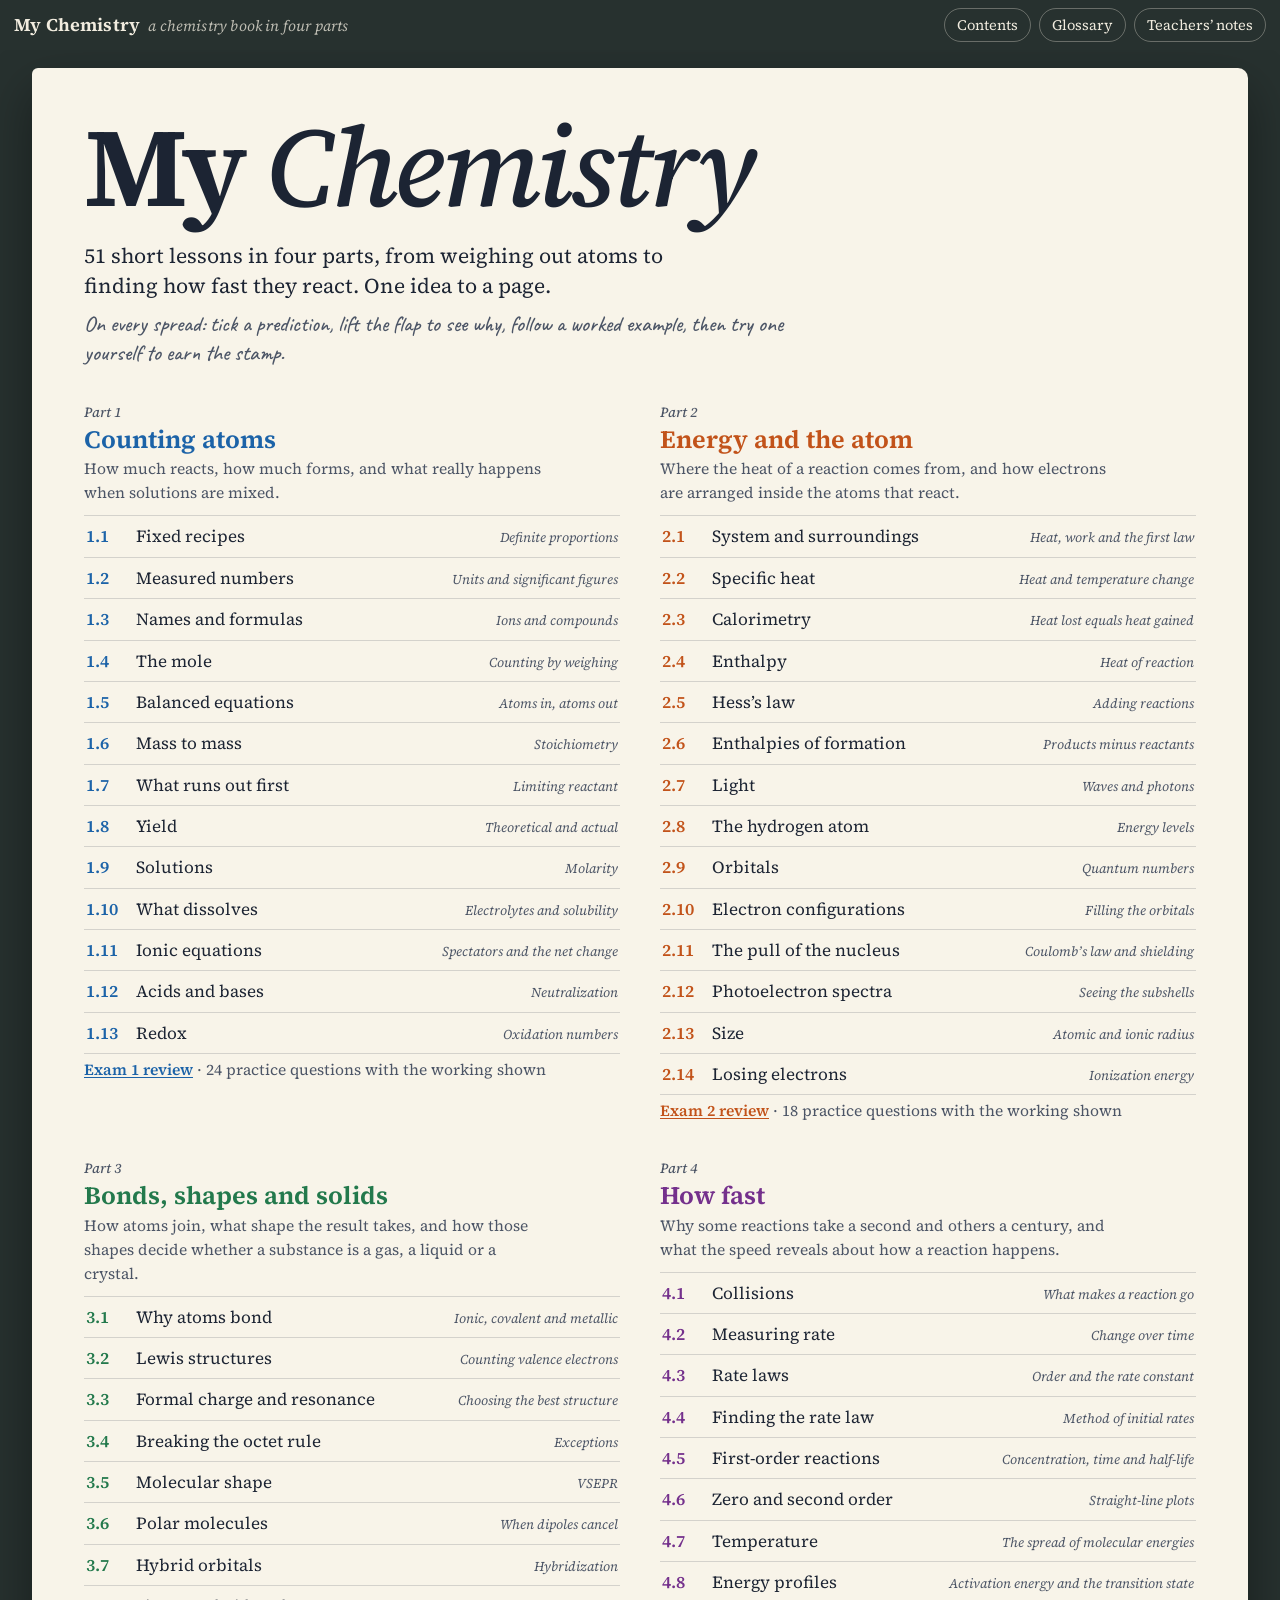
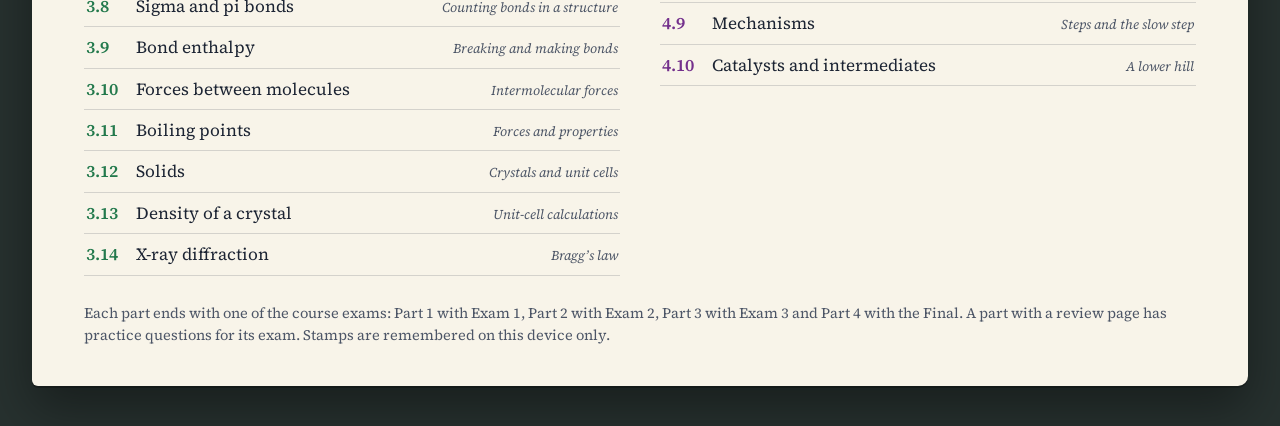
<file: index.html>
<!doctype html>
<html lang="en">
<head>
<meta charset="utf-8">
<meta name="viewport" content="width=device-width, initial-scale=1, viewport-fit=cover">
<title>My Chemistry · a chemistry book in four parts</title>
<meta name="description" content="My Chemistry: 51 short chemistry lessons in four parts, from counting atoms to how fast reactions go. Each lesson is one spread: the idea and its equation on the left; predict, explain, a worked example and a question to try on the right.">
<link rel="icon" href="data:image/svg+xml,%3Csvg xmlns='http://www.w3.org/2000/svg' viewBox='0 0 32 32'%3E%3Crect width='32' height='32' rx='6' fill='%231c63a8'/%3E%3Cpath d='M12 6h8v2h-1.5v7l5 9.5c.5 1-.2 2-1.3 2H9.800c-1.100 0-1.800-1-1.300-2l5-9.500V8H12z' fill='%23f8f4e9'/%3E%3C/svg%3E">
<link rel="stylesheet" href="assets/style.css">
</head>
<body>
<header class="bar">
  <a class="mark" href="#/">My Chemistry<span>a chemistry book in four parts</span></a>
  <a class="btn" href="#/">Contents</a>
  <a class="btn" href="#/glossary">Glossary</a>
  <a class="btn" href="teachers.html">Teachers’ notes</a>
</header>
<main class="book" id="book" tabindex="-1"></main>
<noscript><p style="color:#fff;text-align:center;padding:30px">My Chemistry needs JavaScript to open the book. The teachers’ notes are in <code>docs/</code> as plain text.</p></noscript>
<script type="module" src="src/book.js"></script>
</body>
</html>
</file>
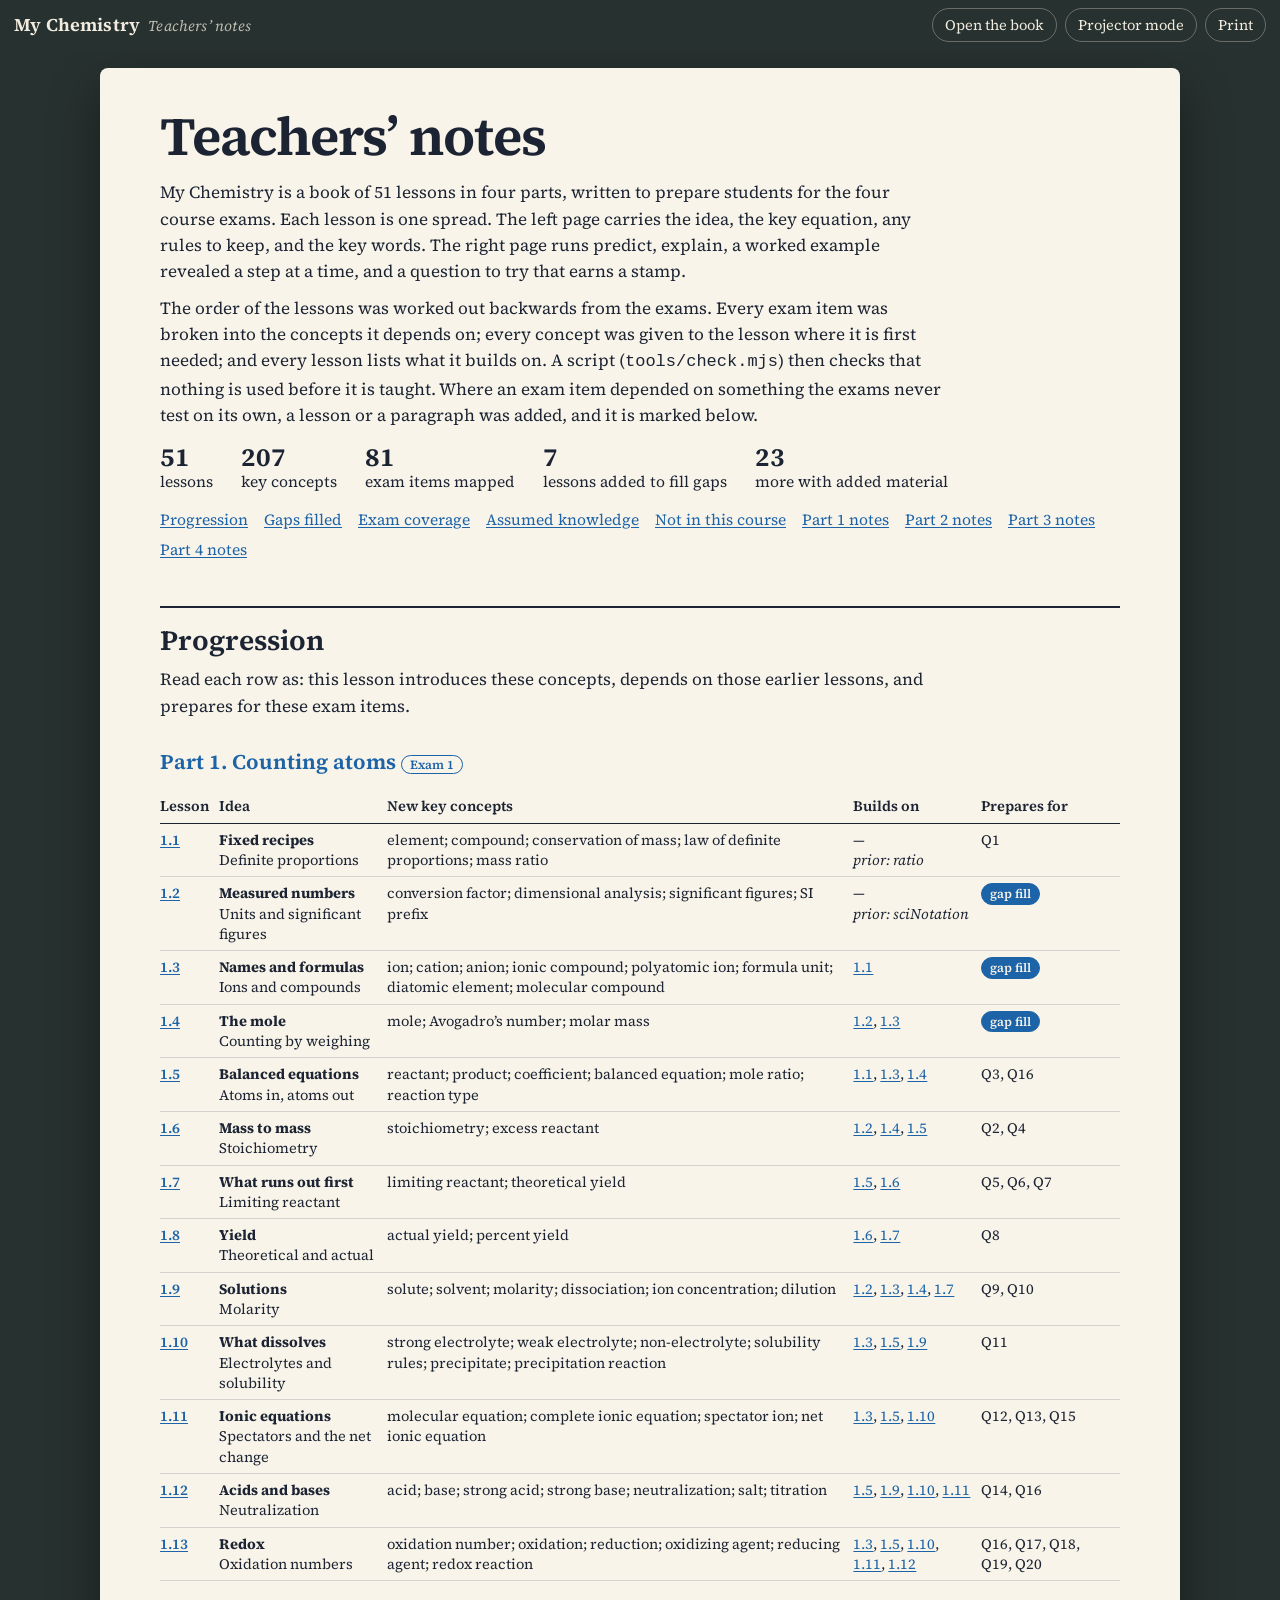
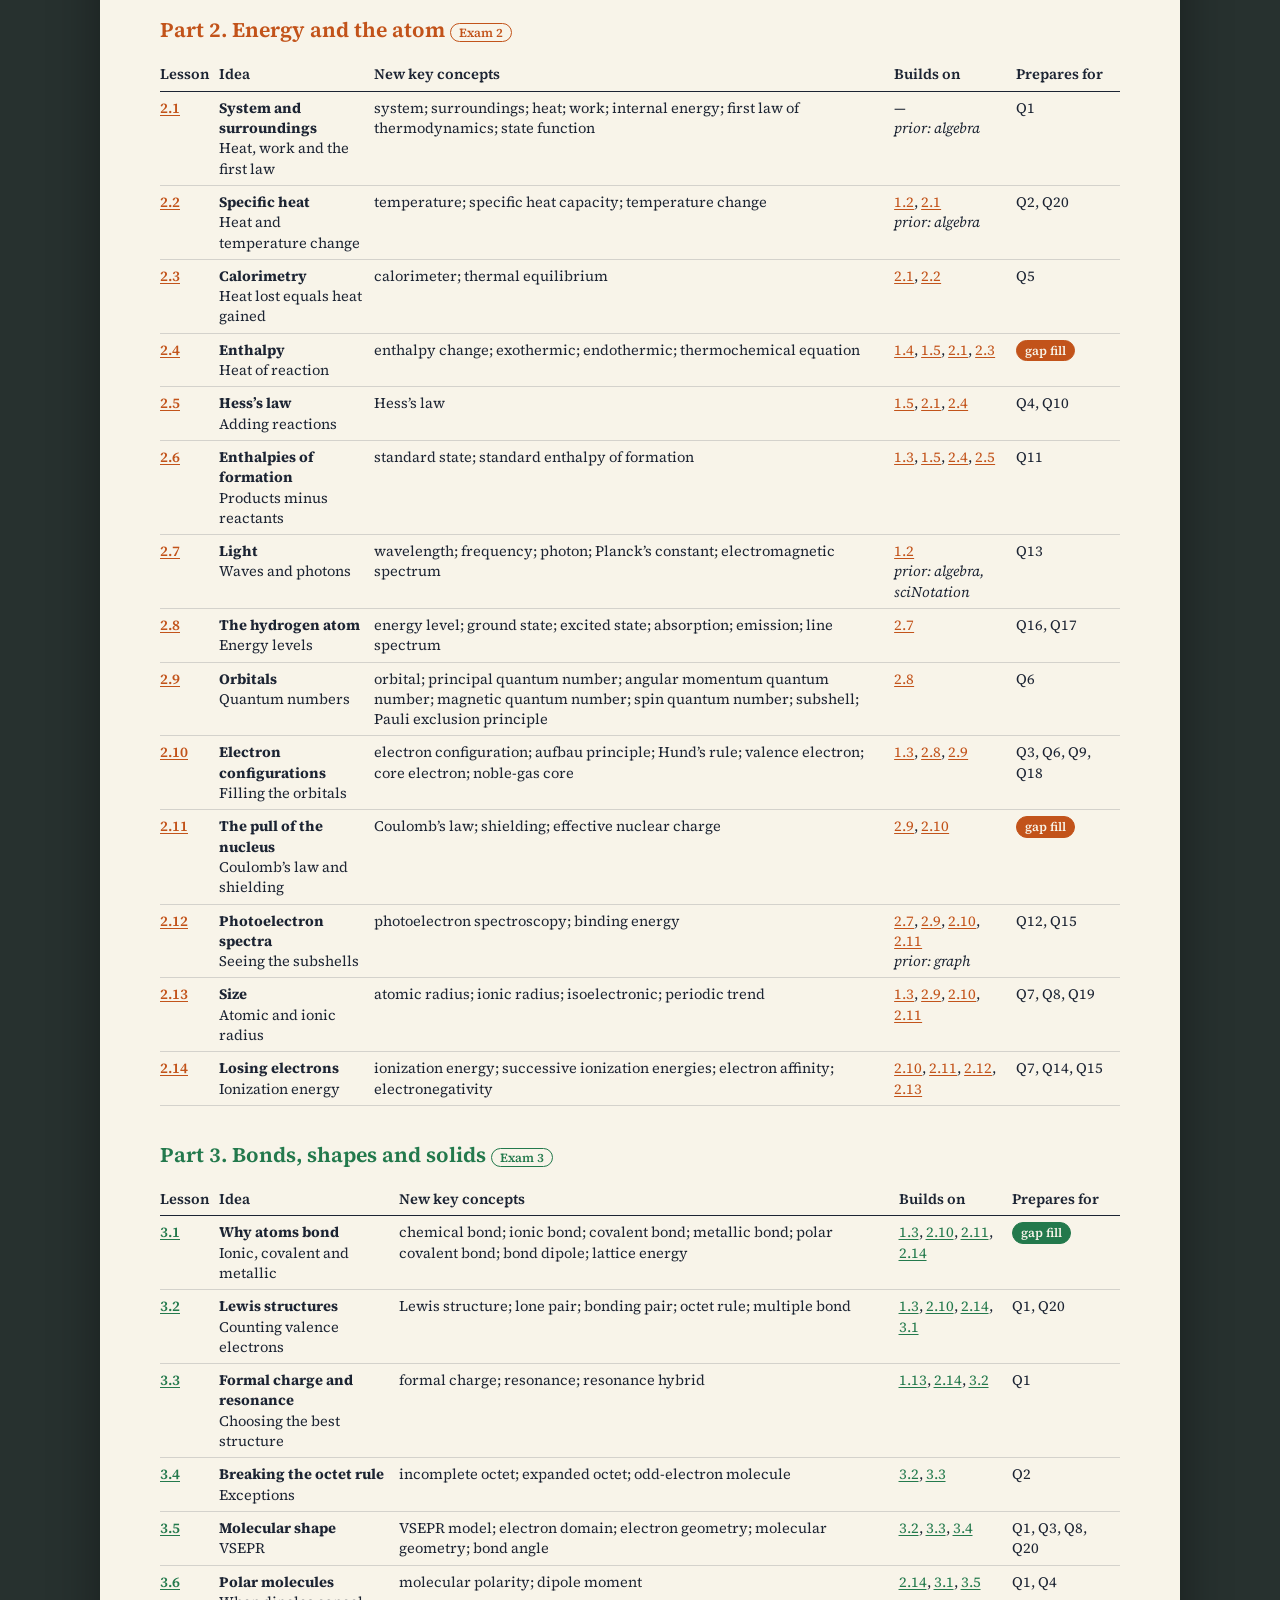
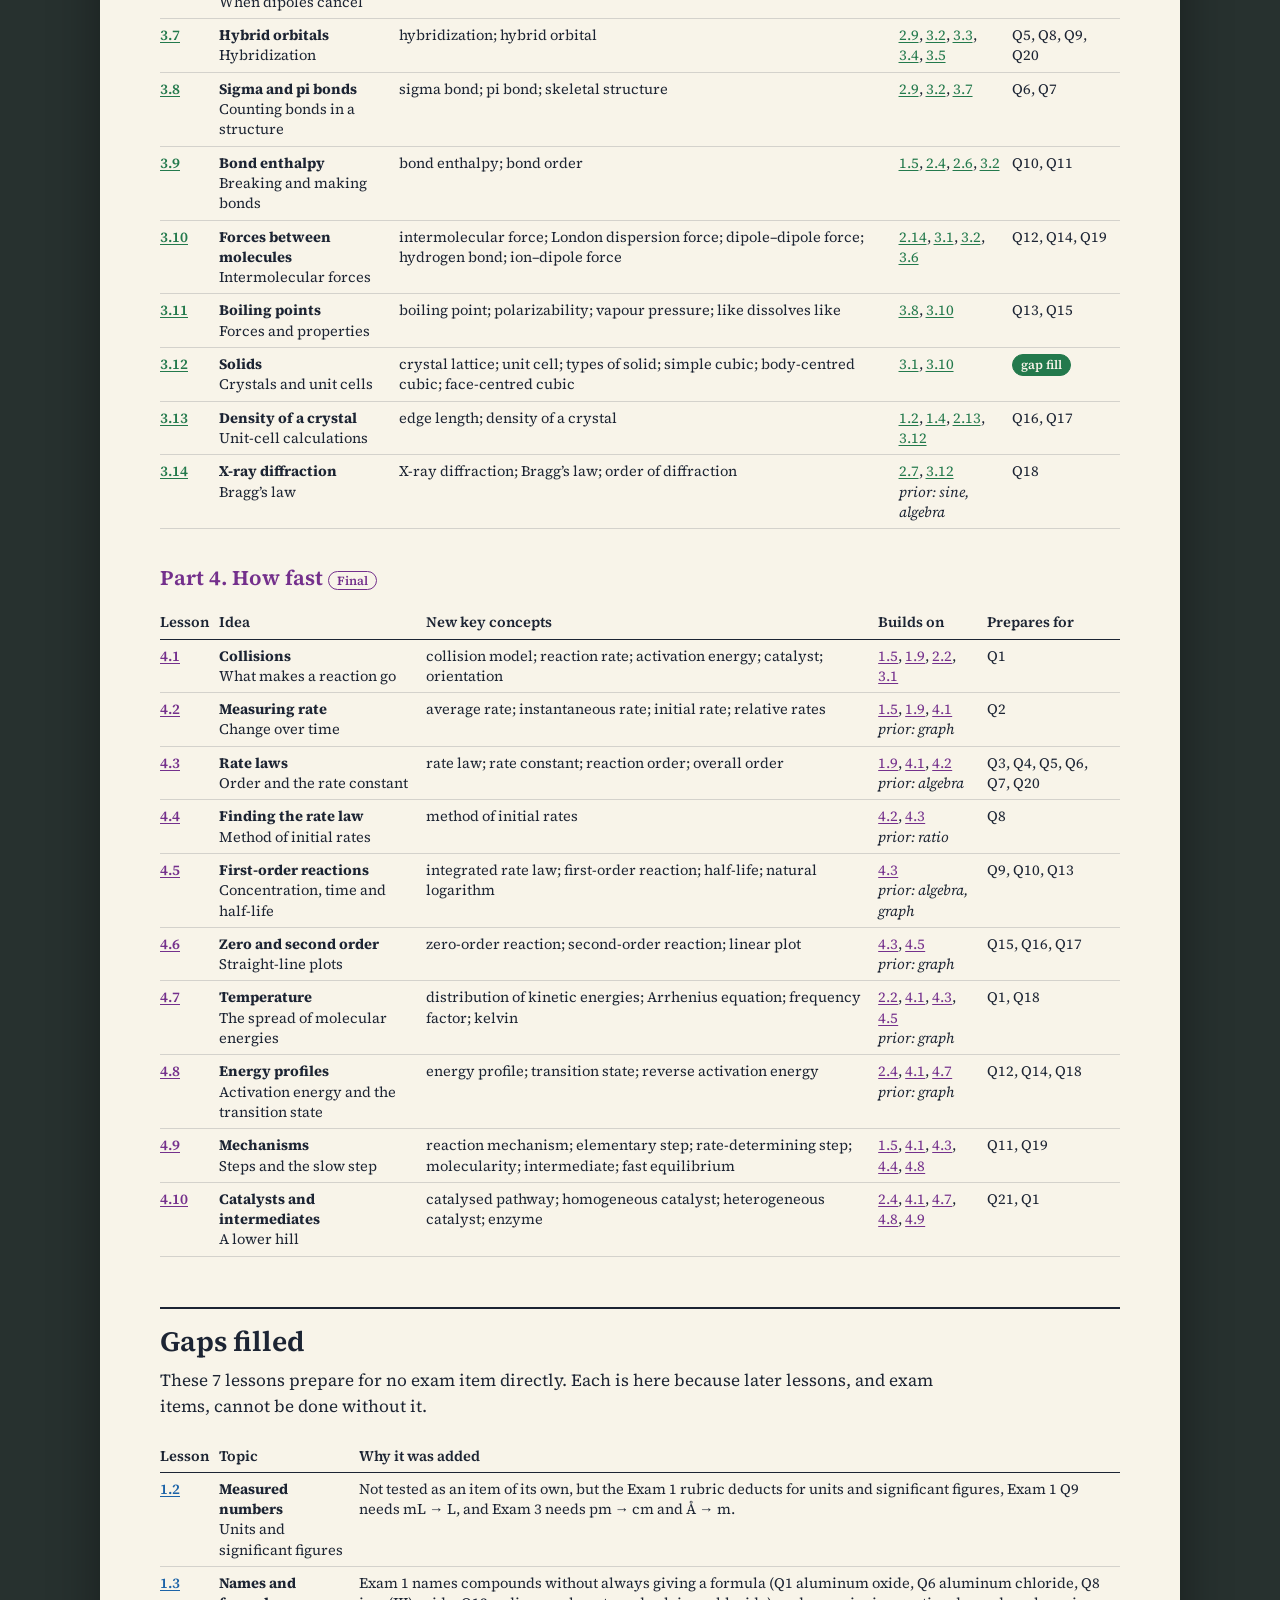
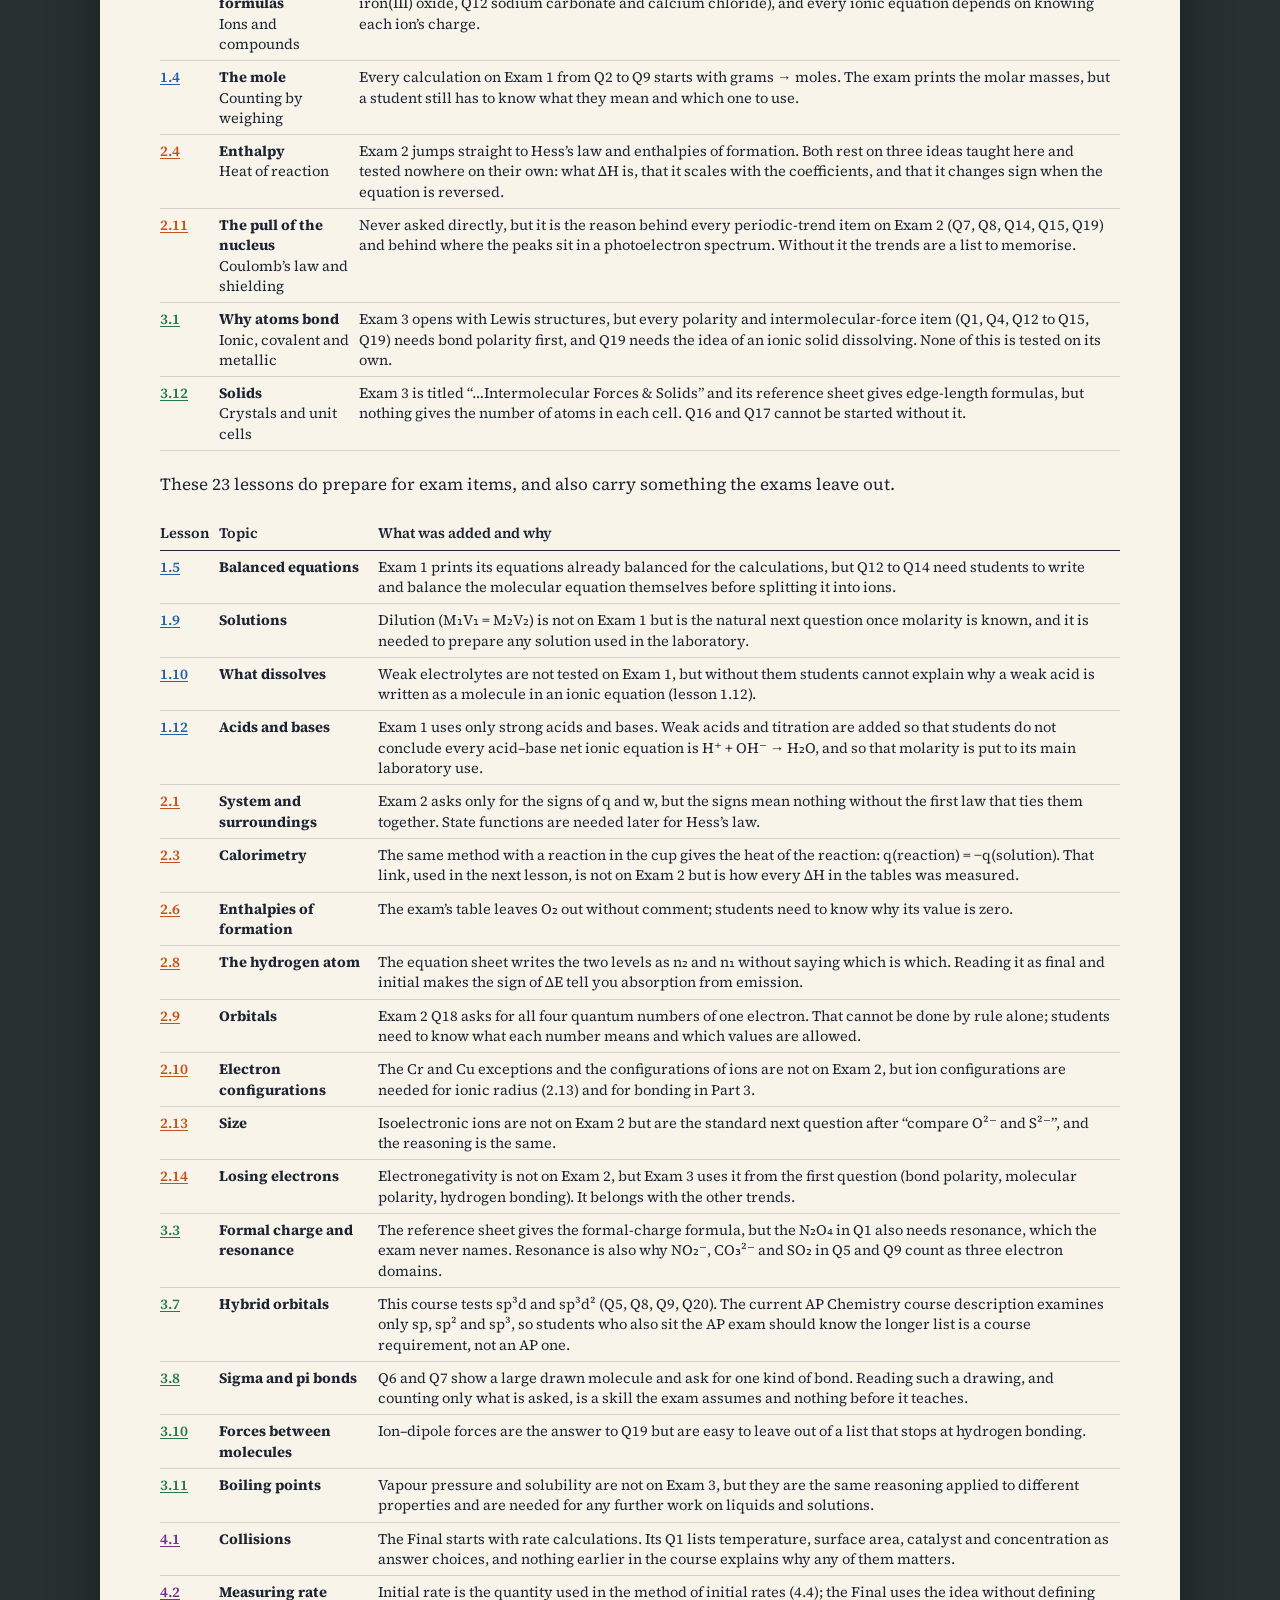
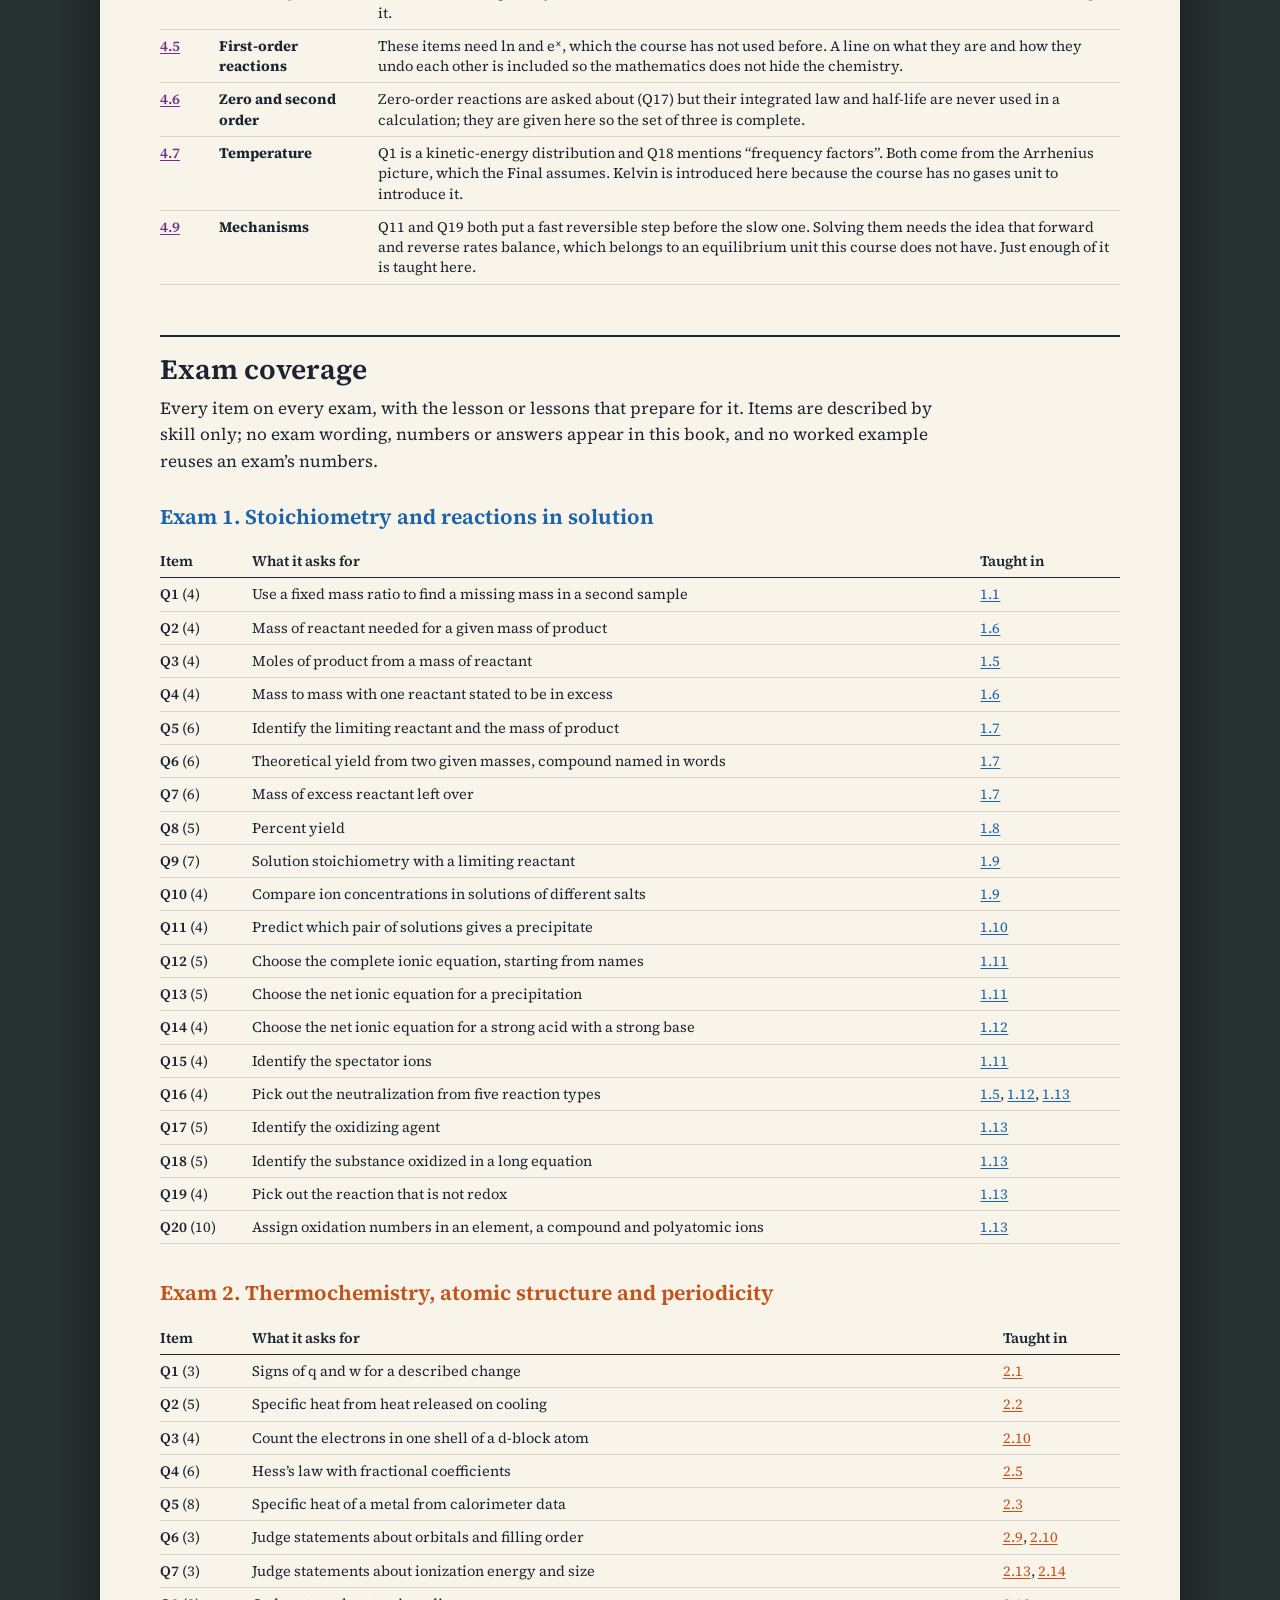
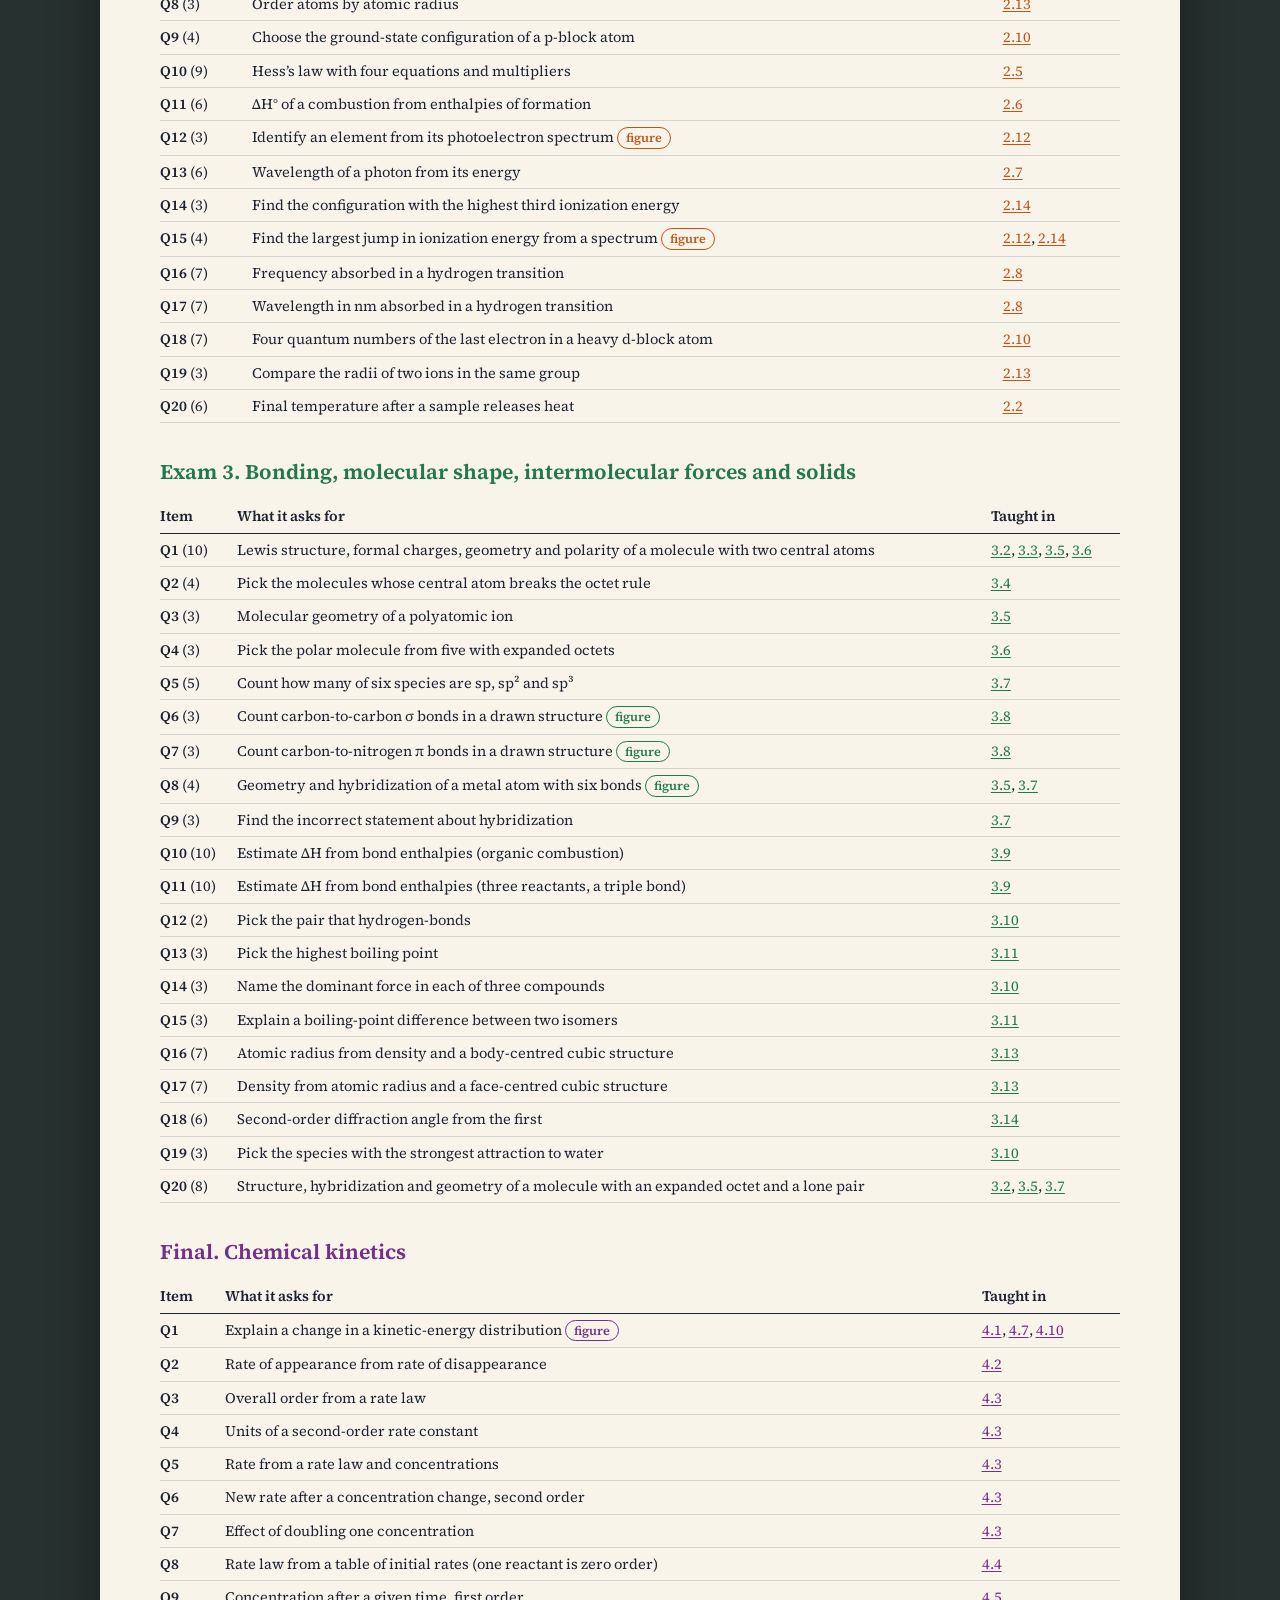
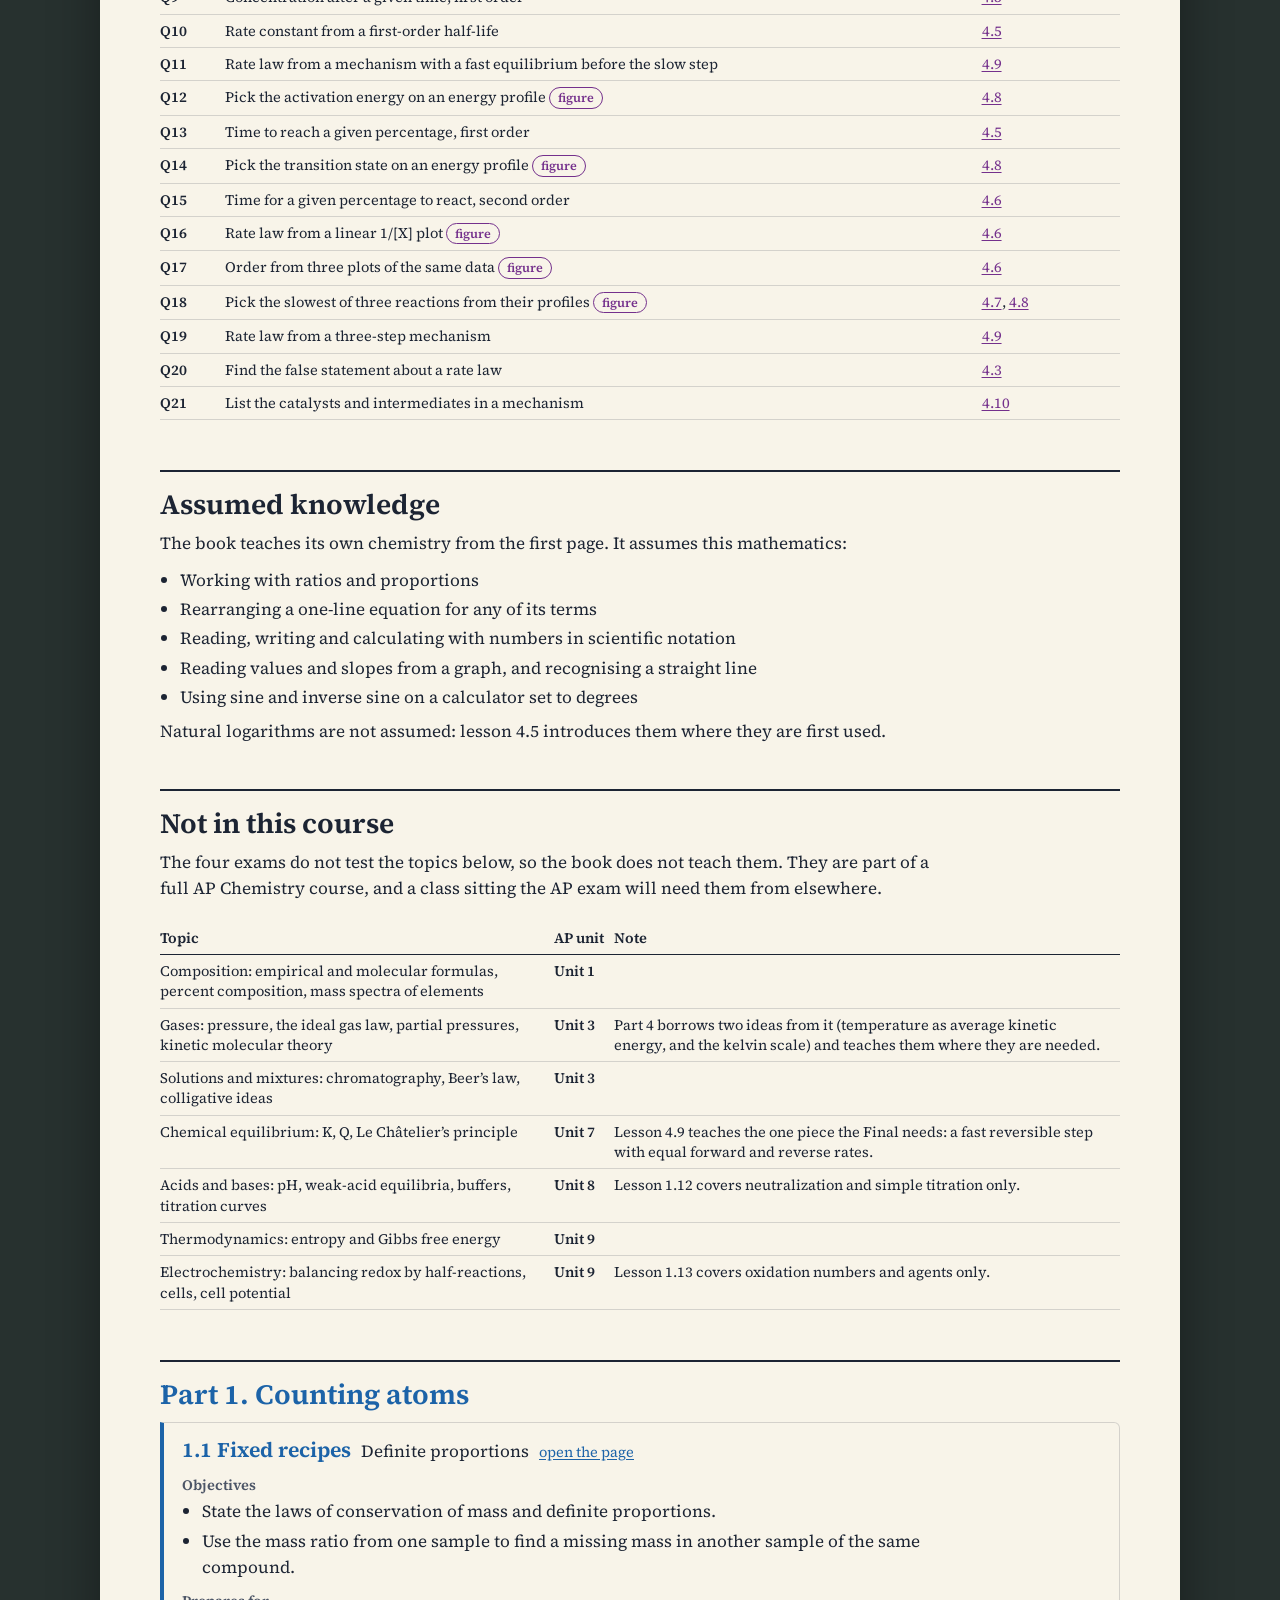
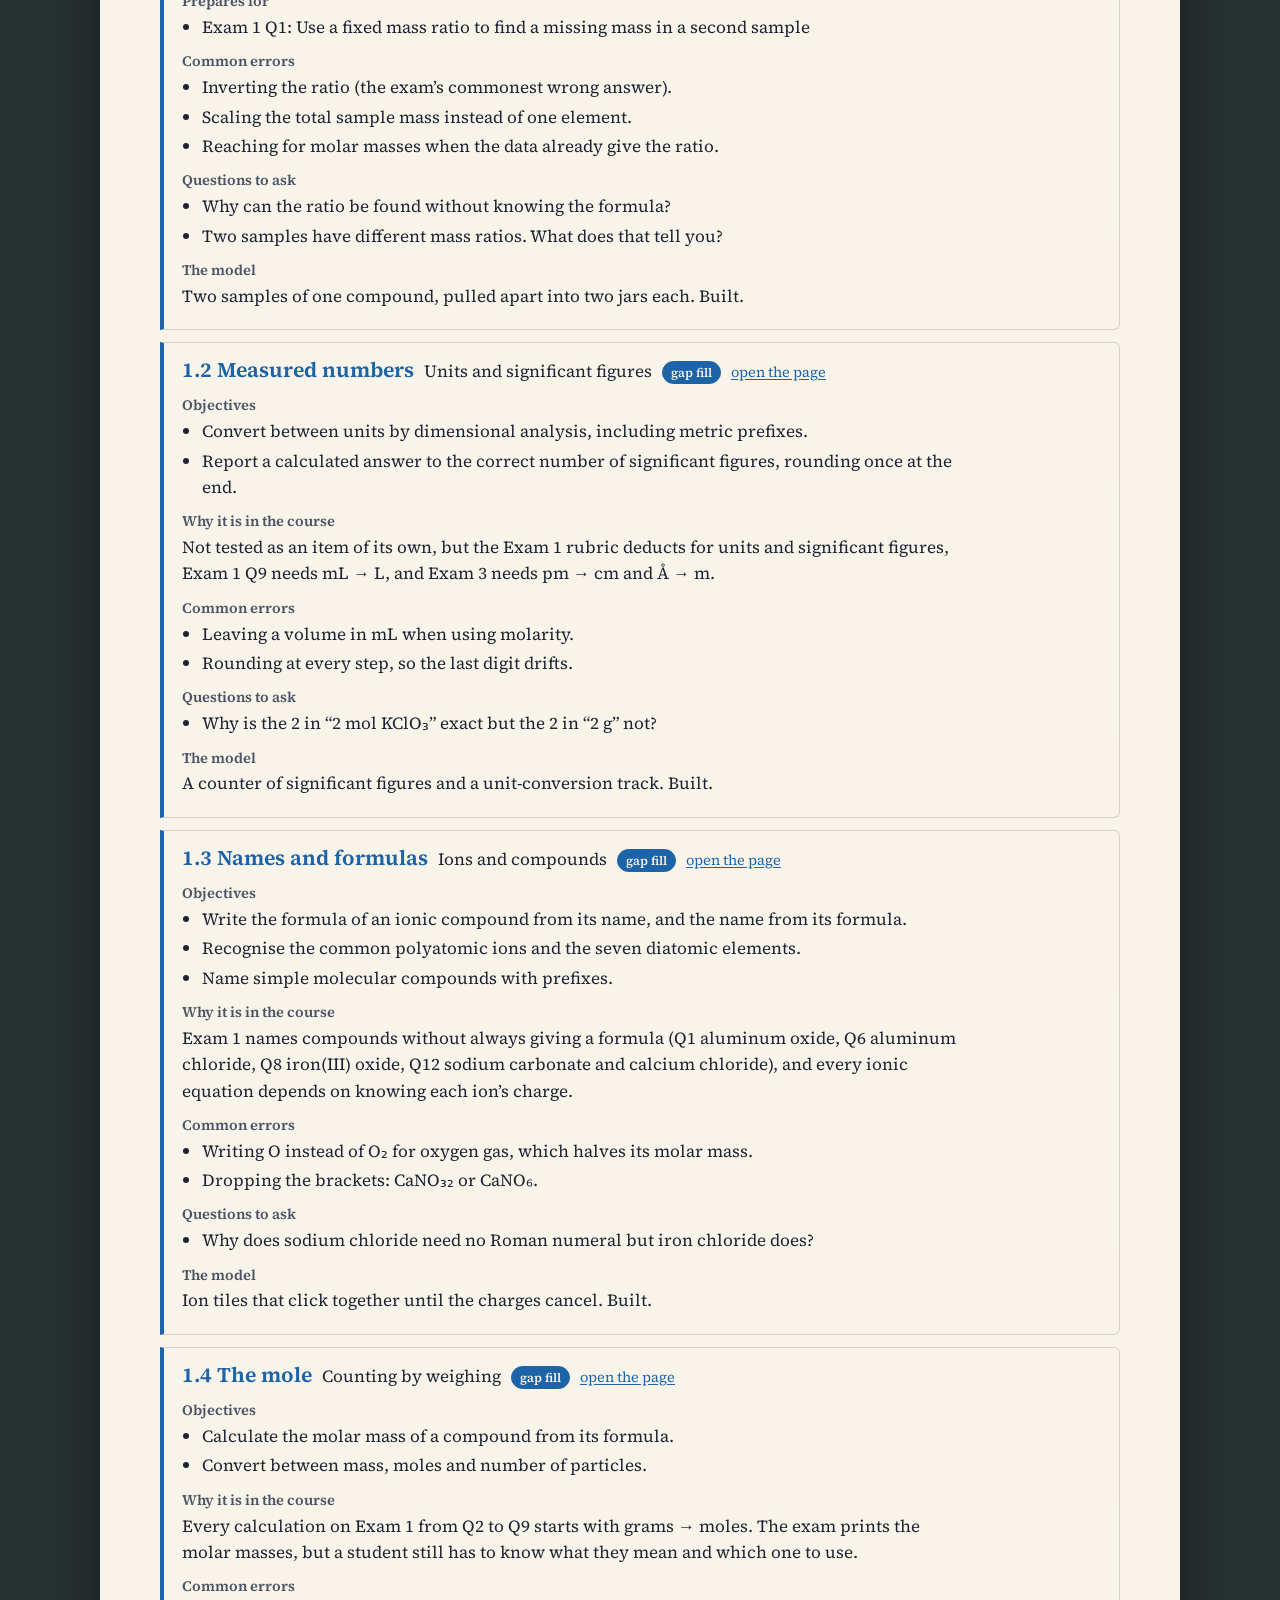
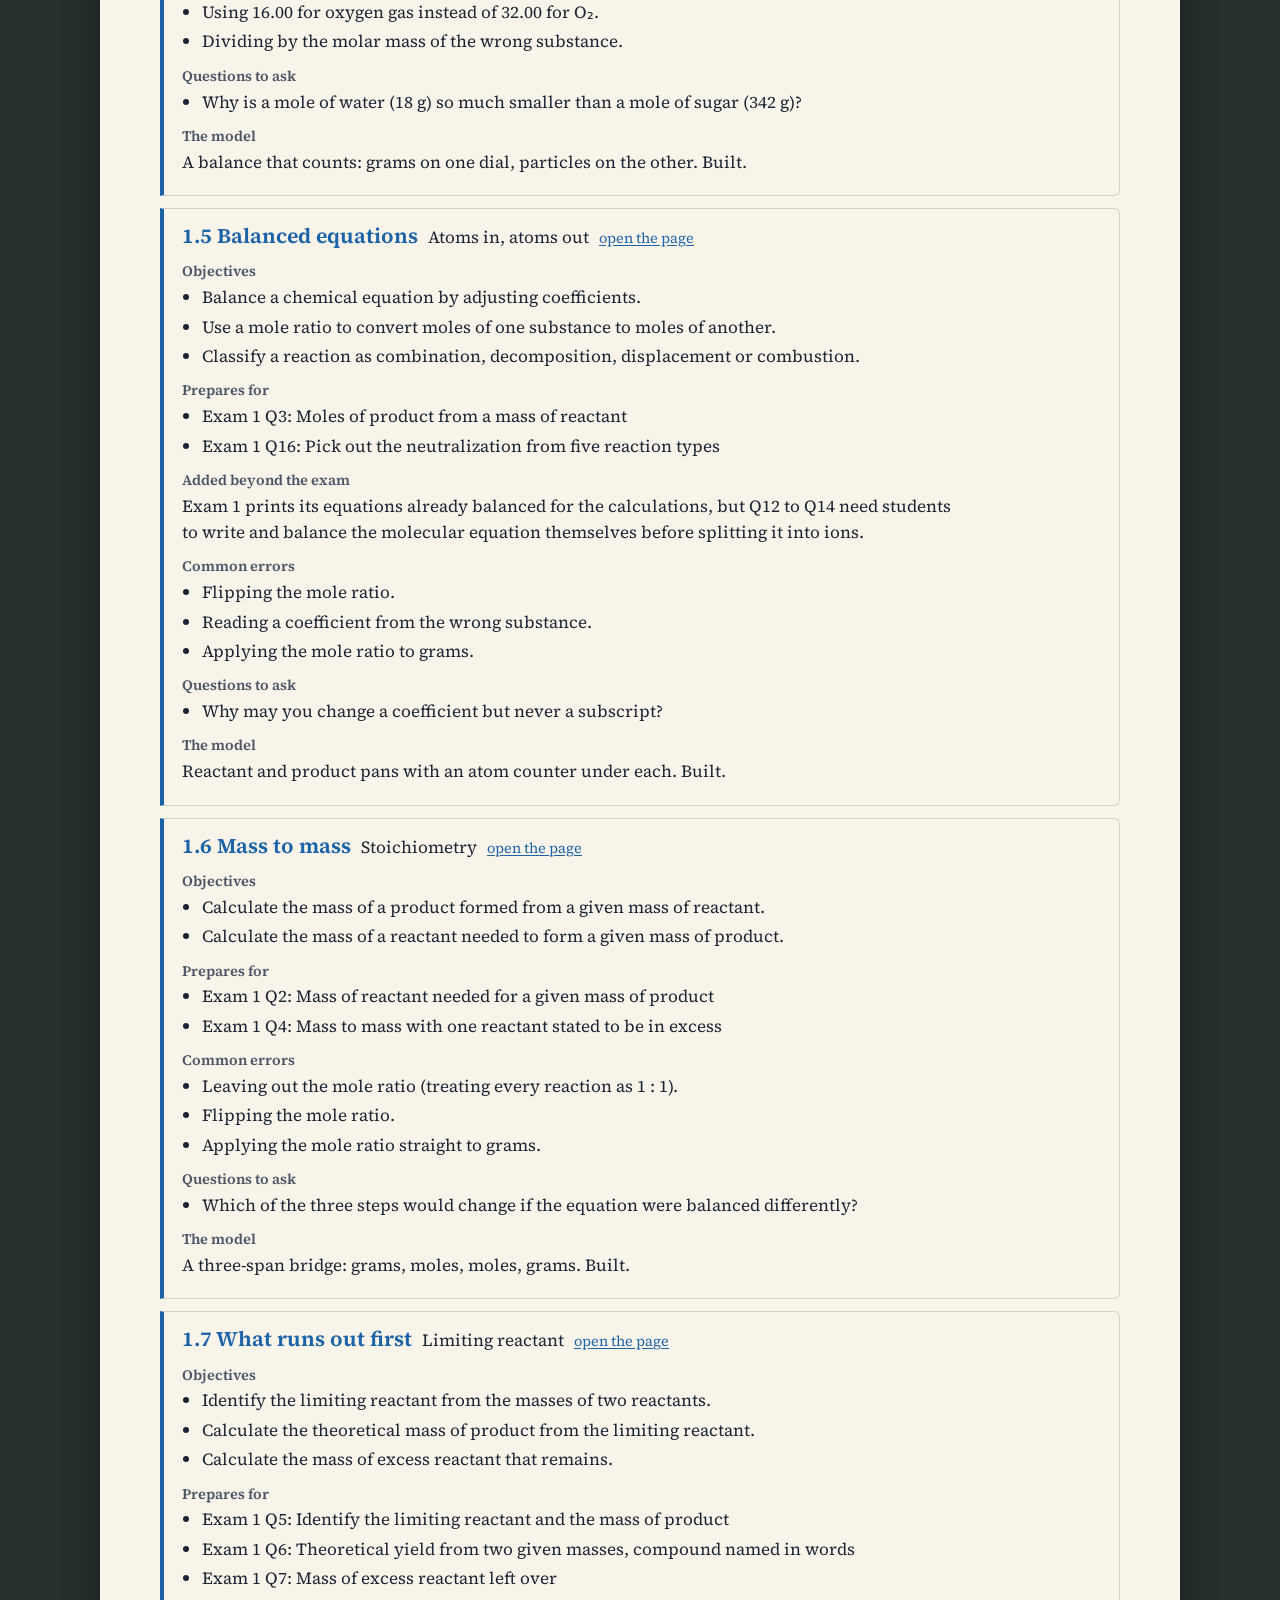
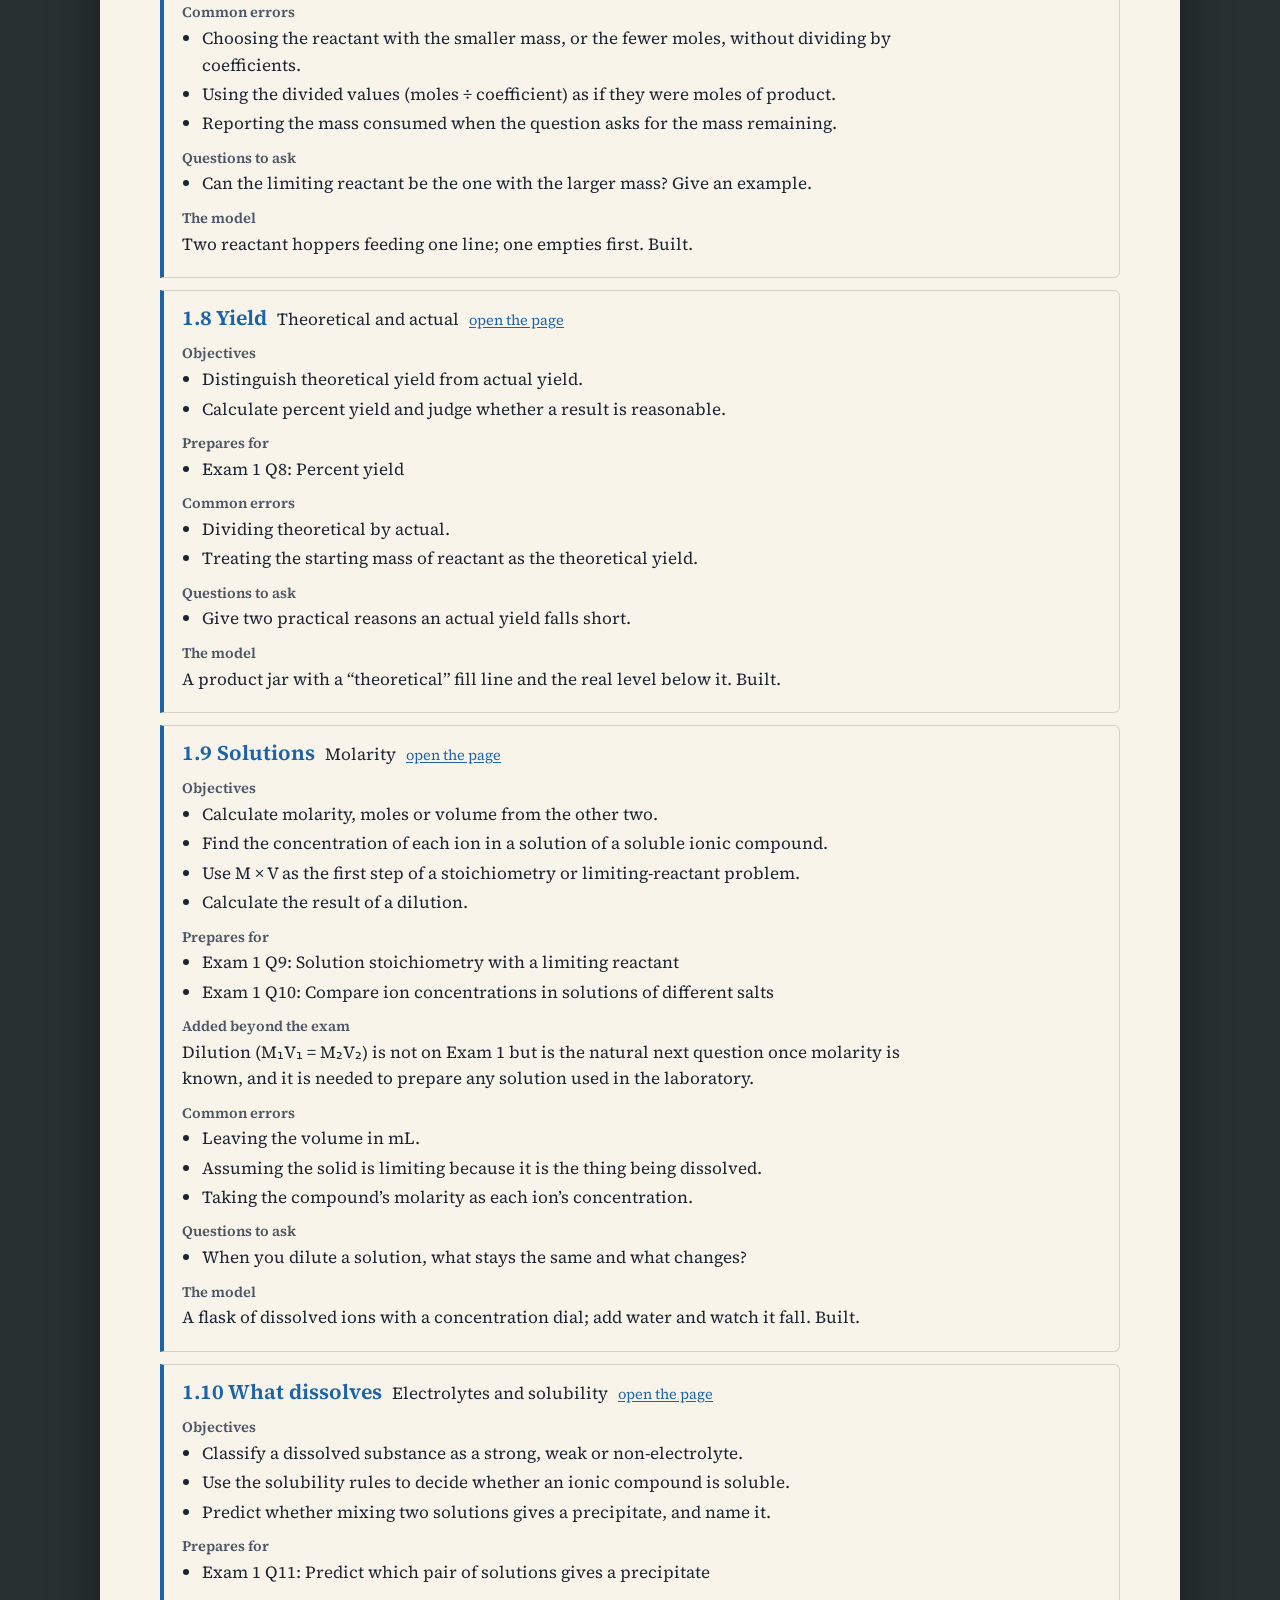
<file: teachers.html>
<!doctype html>
<html lang="en">
<head>
<meta charset="utf-8">
<meta name="viewport" content="width=device-width, initial-scale=1">
<title>My Chemistry · Teachers’ notes</title>
<meta name="description" content="Teachers’ notes for My Chemistry: the progression of 51 lessons, what each prepares students for on the four course exams, the gaps that were filled, common errors and questions to ask.">
<link rel="icon" href="data:image/svg+xml,%3Csvg xmlns='http://www.w3.org/2000/svg' viewBox='0 0 32 32'%3E%3Crect width='32' height='32' rx='6' fill='%231c63a8'/%3E%3Cpath d='M12 6h8v2h-1.5v7l5 9.5c.5 1-.2 2-1.3 2H9.800c-1.100 0-1.800-1-1.300-2l5-9.500V8H12z' fill='%23f8f4e9'/%3E%3C/svg%3E">
<link rel="stylesheet" href="assets/style.css">
</head>
<body>
<header class="bar">
  <a class="mark" href="index.html">My Chemistry<span>Teachers’ notes</span></a>
  <a class="btn" href="index.html">Open the book</a>
  <button class="btn" type="button" id="projBtn" aria-pressed="false" title="Larger type for a projector or whiteboard">Projector mode</button>
  <button class="btn" type="button" id="printBtn">Print</button>
</header>
<main class="doc" id="main"></main>
<noscript><p style="color:#fff;text-align:center;padding:30px">These notes are built by a small script. The same content is in <code>docs/</code> as plain text.</p></noscript>
<script type="module" src="src/teachers.js"></script>
</body>
</html>
</file>
<file: assets/style.css>
/* My Chemistry — a lab notebook on a bench. Paper, ink, and four reagent colours, one per part. */
@font-face { font-family: "Source Serif 4"; font-style: normal; font-weight: 200 900; font-display: swap; src: url("fonts/source-serif-4-latin-normal.woff2") format("woff2"); unicode-range: U+0000-00FF, U+0131, U+0152-0153, U+02BB-02BC, U+02C6, U+02DA, U+02DC, U+2000-206F, U+2070-209F, U+20AC, U+2122, U+2190-21FF, U+2212, U+2215; }
@font-face { font-family: "Source Serif 4"; font-style: italic; font-weight: 200 900; font-display: swap; src: url("fonts/source-serif-4-latin-italic.woff2") format("woff2"); unicode-range: U+0000-00FF, U+0131, U+0152-0153, U+02BB-02BC, U+02C6, U+02DA, U+02DC, U+2000-206F, U+2070-209F, U+20AC, U+2122, U+2190-21FF, U+2212, U+2215; }
@font-face { font-family: "Source Serif 4"; font-style: normal; font-weight: 200 900; font-display: swap; src: url("fonts/source-serif-4-greek-normal.woff2") format("woff2"); unicode-range: U+0370-03FF; }
@font-face { font-family: "Caveat"; font-style: normal; font-weight: 400 700; font-display: swap; src: url("fonts/caveat-latin-normal.woff2") format("woff2"); }

:root {
  --bench: #27312f; --paper: #f8f4e9; --paper-2: #efe8d6; --rule: rgba(46, 92, 110, 0.13);
  --ink: #1c2433; --ink-2: #4c5566; --line: rgba(28, 36, 51, 0.16);
  --u1: #1c63a8; --u2: #c2531a; --u3: #23794c; --u4: #74308c; --part: var(--u1);
  --good: #23794c; --bad: #a8321f; --hi: #f2d24b;
  --serif: "Source Serif 4", Georgia, "Times New Roman", serif; --hand: "Caveat", "Segoe Script", cursive;
  color-scheme: light;
}
@media (prefers-color-scheme: dark) {
  :root:not([data-theme="light"]) { --bench: #141a19; --paper: #23272b; --paper-2: #2b3035; --rule: rgba(150, 190, 205, 0.09);
    --ink: #ece7da; --ink-2: #b3b0a6; --line: rgba(236, 231, 218, 0.18);
    --u1: #6fb0ec; --u2: #f0935c; --u3: #6cc795; --u4: #c58fdb; --good: #6cc795; --bad: #f08a78; --hi: #6b5a12; color-scheme: dark; }
}
:root[data-theme="dark"] { --bench: #141a19; --paper: #23272b; --paper-2: #2b3035; --rule: rgba(150, 190, 205, 0.09);
  --ink: #ece7da; --ink-2: #b3b0a6; --line: rgba(236, 231, 218, 0.18);
  --u1: #6fb0ec; --u2: #f0935c; --u3: #6cc795; --u4: #c58fdb; --good: #6cc795; --bad: #f08a78; --hi: #6b5a12; color-scheme: dark; }

* { box-sizing: border-box; }
html { -webkit-text-size-adjust: 100%; }
body { margin: 0; background: var(--bench); color: var(--ink); font: 400 17px/1.55 var(--serif); -webkit-font-smoothing: antialiased; }
[data-u="u1"] { --part: var(--u1); } [data-u="u2"] { --part: var(--u2); } [data-u="u3"] { --part: var(--u3); } [data-u="u4"] { --part: var(--u4); }
a { color: var(--part); text-underline-offset: 0.15em; }
button, input { font: inherit; color: inherit; }
:focus-visible { outline: 3px solid var(--part); outline-offset: 2px; border-radius: 4px; }
.sr { position: absolute; width: 1px; height: 1px; overflow: hidden; clip-path: inset(50%); white-space: nowrap; }
h1, h2, h3, p { margin: 0; }

/* top bar */
.bar { position: sticky; top: 0; z-index: 5; display: flex; flex-wrap: wrap; gap: 6px 8px; align-items: center; padding: 8px max(14px, env(safe-area-inset-left)); background: var(--bench); color: #f1ecdf; }
.bar .mark { font-weight: 650; font-size: 18px; color: inherit; text-decoration: none; letter-spacing: 0.01em; margin-right: auto; }
.bar .mark span { font-weight: 400; font-style: italic; opacity: 0.75; margin-left: 8px; font-size: 15px; }
.bar a.btn, .bar button.btn { background: none; border: 1px solid rgba(241, 236, 223, 0.32); color: inherit; padding: 5px 12px; border-radius: 999px; font-size: 14.5px; text-decoration: none; cursor: pointer; white-space: nowrap; }
.bar .btn:hover { background: rgba(241, 236, 223, 0.12); }
.bar .btn[aria-pressed="true"] { background: #f1ecdf; color: var(--bench); }

/* the book */
.book { max-width: 1240px; margin: 18px auto 40px; padding: 0 12px; }
.spread { display: grid; grid-template-columns: 1fr 1fr; background: var(--paper); border-radius: 6px 10px 10px 6px; box-shadow: 0 2px 0 rgba(0,0,0,.25), 0 22px 50px rgba(0,0,0,.38); position: relative; min-height: 76vh; }
.spread::before { content: ""; position: absolute; left: 50%; top: 0; bottom: 0; width: 44px; transform: translateX(-50%); background: linear-gradient(90deg, transparent, rgba(0,0,0,.09) 46%, rgba(0,0,0,.14) 50%, rgba(0,0,0,.09) 54%, transparent); pointer-events: none; }
.page { padding: 34px 44px 30px; min-width: 0; position: relative; }
.page.right { background-image: linear-gradient(var(--rule) 1px, transparent 1px), linear-gradient(90deg, var(--rule) 1px, transparent 1px); background-size: 22px 22px; background-position: -1px -1px; border-left: 3px solid color-mix(in srgb, var(--part) 55%, transparent); }
.spread.single { grid-template-columns: 1fr; } .spread.single::before { display: none; }
.runhead { display: flex; justify-content: space-between; gap: 12px; font-size: 13.5px; font-style: italic; color: var(--ink-2); border-bottom: 1px solid var(--line); padding-bottom: 6px; margin-bottom: 22px; }
.runhead b { font-style: normal; font-weight: 600; color: var(--part); }
.lesson-no { font: 600 15px/1 var(--serif); color: var(--part); letter-spacing: 0.02em; }
h1.title { font: 640 clamp(30px, 3.4vw, 44px)/1.08 var(--serif); letter-spacing: -0.012em; margin: 6px 0 18px; text-wrap: balance; }
.idea p { margin-bottom: 12px; max-width: 34em; } .idea p:first-child { font-size: 19px; line-height: 1.5; }
.eq { margin: 20px 0 6px; padding: 14px 16px; border: 1.5px solid var(--part); border-radius: 4px; background: color-mix(in srgb, var(--part) 7%, var(--paper)); }
.eq .sym { font: 560 19px/1.5 var(--serif); white-space: pre-wrap; word-break: break-word; }
.eq .words { font-size: 14.5px; font-style: italic; color: var(--ink-2); margin-top: 4px; }
.info { margin: 14px 0 0; padding: 0 0 0 18px; font-size: 15px; line-height: 1.5; color: var(--ink); } .info li { margin-bottom: 5px; } .info li::marker { color: var(--part); }
h2.k { font: 600 13.5px/1.2 var(--serif); color: var(--part); margin: 22px 0 8px; }
dl.keys { margin: 0; font-size: 15px; line-height: 1.45; } dl.keys dt { font-weight: 620; display: inline; } dl.keys dd { display: inline; margin: 0; color: var(--ink-2); } dl.keys div { margin-bottom: 6px; }
.gapnote { margin-top: 20px; font: 500 19px/1.3 var(--hand); color: var(--part); transform: rotate(-0.6deg); max-width: 30em; }
.gapnote::before { content: "Why this page is here: "; font-weight: 700; }

/* right page: the activity */
.step { background: var(--paper); border: 1px solid var(--line); border-radius: 5px; padding: 16px 18px; margin-bottom: 16px; position: relative; }
.step h2 { font: 620 16px/1.3 var(--serif); margin-bottom: 8px; display: flex; gap: 8px; align-items: baseline; }
.step h2 i { font: 700 21px/1 var(--hand); color: var(--part); font-style: normal; min-width: 4.2em; }
.step .q { font-size: 17px; margin-bottom: 10px; }
.opts { display: grid; gap: 7px; }
.opts button { text-align: left; background: var(--paper); border: 1.5px solid var(--line); border-radius: 5px; padding: 9px 12px; cursor: pointer; line-height: 1.35; }
.opts button:hover:not(:disabled) { border-color: var(--part); }
.opts button.right-ans { border-color: var(--good); background: color-mix(in srgb, var(--good) 12%, var(--paper)); }
.opts button.wrong-ans { border-color: var(--bad); background: color-mix(in srgb, var(--bad) 9%, var(--paper)); }
.opts button:disabled { cursor: default; opacity: 1; color: var(--ink); }
.flap { margin-top: 12px; padding: 12px 14px; background: var(--paper-2); border-left: 4px solid var(--part); border-radius: 0 5px 5px 0; font-size: 16px; }
.flap b.verdict { display: block; font: 700 22px/1.1 var(--hand); margin-bottom: 4px; } .flap b.ok { color: var(--good); } .flap b.no { color: var(--bad); }
ol.steps { margin: 6px 0 0; padding-left: 22px; } ol.steps li { margin-bottom: 7px; } ol.steps li::marker { color: var(--part); font-weight: 600; }
ol.steps li[hidden] { display: none; }
.ans { margin-top: 8px; font: 700 23px/1.2 var(--hand); color: var(--part); }
.btn2 { background: var(--part); color: var(--paper); border: 0; border-radius: 5px; padding: 8px 14px; cursor: pointer; font-weight: 560; font-size: 15.5px; }
.btn2.ghost { background: none; color: var(--part); border: 1.5px solid var(--part); }
.btn2:disabled { opacity: 0.45; cursor: default; }
.tryrow { display: flex; gap: 8px; flex-wrap: wrap; align-items: center; }
.tryrow input { width: 9.5em; padding: 8px 10px; border: 1.5px solid var(--line); border-radius: 5px; background: var(--paper); }
.tryrow .unit { color: var(--ink-2); }
.hint { font-size: 15px; color: var(--ink-2); font-style: italic; margin-top: 8px; }
.stamp { position: absolute; right: 14px; top: 10px; font: 700 15px/1 var(--serif); letter-spacing: 0.08em; color: var(--good); border: 2.5px solid var(--good); border-radius: 6px; padding: 5px 8px; transform: rotate(7deg); opacity: 0.9; }
.figure { border: 1.5px dashed color-mix(in srgb, var(--part) 60%, transparent); border-radius: 5px; padding: 14px 16px; margin-bottom: 16px; background: color-mix(in srgb, var(--paper) 80%, transparent); }
.figure .cap { font: 500 20px/1.25 var(--hand); color: var(--part); } .figure .todo { font-size: 14px; color: var(--ink-2); margin-top: 4px; }

/* lesson 1.1 model */
.model { background: var(--paper); border: 1px solid var(--line); border-radius: 5px; padding: 14px 16px 16px; margin-bottom: 16px; }
.model h2 { font: 620 16px/1.3 var(--serif); margin-bottom: 4px; } .model .sub { font-size: 14.5px; color: var(--ink-2); margin-bottom: 8px; }
.model svg { display: block; width: 100%; height: auto; }
.model .ctrl { display: grid; grid-template-columns: auto 1fr auto; gap: 6px 12px; align-items: center; font-size: 15px; margin-top: 6px; }
.model input[type=range] { width: 100%; accent-color: var(--part); }
.model .chips { display: flex; gap: 6px; flex-wrap: wrap; margin-bottom: 8px; }
.model .chips button { border: 1.5px solid var(--line); background: var(--paper); border-radius: 999px; padding: 4px 11px; cursor: pointer; font-size: 14.5px; }
.model .chips button[aria-pressed="true"] { background: var(--part); border-color: var(--part); color: var(--paper); }
.margin { font: 600 22px/1.3 var(--hand); color: var(--part); margin-top: 10px; } .margin small { display: block; font-size: 18px; font-weight: 500; color: var(--ink-2); }
.challenge { margin-top: 10px; padding-top: 10px; border-top: 1px dashed var(--line); font-size: 15.5px; } .challenge b { color: var(--part); }

/* turning pages */
.turn { display: flex; justify-content: space-between; gap: 10px; margin: 16px 4px 0; color: #f1ecdf; }
.turn a { color: inherit; text-decoration: none; padding: 8px 14px; border: 1px solid rgba(241, 236, 223, 0.32); border-radius: 999px; font-size: 15px; max-width: 46%; overflow: hidden; text-overflow: ellipsis; white-space: nowrap; }
.turn a:hover { background: rgba(241, 236, 223, 0.12); } .turn span { flex: 1; }

/* cover and contents */
.cover { padding: 46px 52px 40px; }
.cover h1 { font: 660 clamp(54px, 9vw, 112px)/0.95 var(--serif); letter-spacing: -0.03em; }
.cover h1 em { font-style: italic; font-weight: 500; }
.cover .lede { font-size: 21px; line-height: 1.45; max-width: 30em; margin: 20px 0 8px; }
.cover .how { font: 500 22px/1.35 var(--hand); color: var(--ink-2); max-width: 34em; margin-top: 6px; }
.parts { display: grid; grid-template-columns: repeat(2, 1fr); gap: 26px 40px; margin-top: 34px; }
.part h2 { font: 640 25px/1.15 var(--serif); color: var(--part); } .part h2 small { display: block; font: 500 14px/1.4 var(--serif); color: var(--ink-2); font-style: italic; margin-bottom: 2px; }
.part p { font-size: 15.5px; color: var(--ink-2); margin: 4px 0 10px; max-width: 30em; }
.part ol { list-style: none; margin: 0; padding: 0; border-top: 1px solid var(--line); }
.part li { border-bottom: 1px solid var(--line); }
.part li a { display: grid; grid-template-columns: 2.6em 1fr auto; gap: 6px; padding: 7px 2px; text-decoration: none; color: var(--ink); align-items: baseline; }
.part li a:hover { background: color-mix(in srgb, var(--part) 8%, transparent); }
.part li .n { color: var(--part); font-weight: 600; font-variant-numeric: tabular-nums; } .part li .h { font-size: 13.5px; color: var(--ink-2); font-style: italic; text-align: right; }
.part li .done { color: var(--good); font-weight: 700; margin-left: 6px; }
.part li .gapdot { color: var(--part); font: 700 17px/1 var(--hand); margin-left: 6px; }
.legend { margin-top: 26px; font-size: 14.5px; color: var(--ink-2); }
.gloss { columns: 2; column-gap: 44px; margin-top: 14px; } .gloss div { break-inside: avoid; margin-bottom: 9px; font-size: 15.5px; line-height: 1.45; }
.gloss dt { display: inline; font-weight: 630; } .gloss dd { display: inline; margin: 0; color: var(--ink-2); } .gloss a { font-size: 13.5px; white-space: nowrap; }

/* teachers' notes */
.doc { max-width: 1080px; margin: 18px auto 50px; background: var(--paper); border-radius: 8px; padding: 40px clamp(18px, 5vw, 60px) 50px; box-shadow: 0 22px 50px rgba(0,0,0,.38); }
.doc h1 { font: 650 clamp(34px, 5vw, 54px)/1.05 var(--serif); letter-spacing: -0.02em; margin-bottom: 14px; }
.doc h2 { font: 640 28px/1.15 var(--serif); margin: 44px 0 10px; padding-top: 16px; border-top: 2px solid var(--ink); }
.doc h3 { font: 640 21px/1.2 var(--serif); margin: 30px 0 6px; color: var(--part); }
.doc h4 { font: 620 14.5px/1.3 var(--serif); margin: 12px 0 3px; color: var(--ink-2); }
.doc p, .doc li { max-width: 46em; } .doc p { margin-bottom: 10px; }
.doc ul { margin: 0 0 8px; padding-left: 20px; } .doc li { margin-bottom: 3px; }
.doc nav.toc { display: flex; flex-wrap: wrap; gap: 6px 16px; font-size: 15.5px; margin: 14px 0 0; }
.doc table { border-collapse: collapse; width: 100%; font-size: 14.5px; line-height: 1.4; margin: 10px 0 6px; }
.doc th, .doc td { text-align: left; vertical-align: top; padding: 6px 10px 6px 0; border-bottom: 1px solid var(--line); }
.doc th { font-weight: 620; border-bottom: 1.5px solid var(--ink); white-space: nowrap; }
.doc td.n { font-variant-numeric: tabular-nums; white-space: nowrap; font-weight: 600; }
.scroll { overflow-x: auto; }
.note { border: 1px solid var(--line); border-left: 4px solid var(--part); border-radius: 0 6px 6px 0; padding: 14px 18px 10px; margin: 12px 0; }
.note .head { display: flex; gap: 10px; align-items: baseline; flex-wrap: wrap; } .note .head h3 { margin: 0; } .note .head a { font-size: 14.5px; }
.tag { display: inline-block; font-size: 12.5px; font-weight: 600; border: 1px solid var(--part); color: var(--part); border-radius: 999px; padding: 1px 8px; white-space: nowrap; }
.tag.fill { background: var(--part); color: var(--paper); }
.stats { display: flex; flex-wrap: wrap; gap: 8px 28px; margin: 16px 0 6px; font-size: 15.5px; } .stats b { font: 650 26px/1 var(--serif); display: block; }
.projector body, html.projector body { font-size: 21px; } html.projector .doc table { font-size: 18px; } html.projector .doc { max-width: 1400px; }

@media (max-width: 900px) {
  .spread { grid-template-columns: 1fr; border-radius: 8px; } .spread::before { display: none; }
  .page { padding: 24px 20px; } .page.right { border-left: 0; border-top: 3px solid color-mix(in srgb, var(--part) 55%, transparent); }
  .parts { grid-template-columns: 1fr; } .cover { padding: 28px 20px; } .gloss { columns: 1; }
  .bar .mark span { display: none; } .bar .btn { padding: 4px 9px !important; font-size: 13.5px !important; }
}
@media (prefers-reduced-motion: no-preference) { .flap, .stamp { animation: in .28s ease-out; } @keyframes in { from { opacity: 0; transform: translateY(-6px); } } .stamp { animation-name: stampin; } @keyframes stampin { from { opacity: 0; transform: rotate(7deg) scale(1.6); } } }
@media print { body { background: #fff; } .bar, .turn { display: none; } .doc, .spread { box-shadow: none; margin: 0; max-width: none; } .note { break-inside: avoid; } }

/* working models: shared pieces */
.model .lab { font: 600 13.5px/1.3 var(--serif); color: var(--part); margin: 4px 0 6px; }
.model .big { font: 560 30px/1.2 var(--serif); letter-spacing: 0.04em; min-height: 36px; margin-top: 8px; }
.model .big .sf { color: var(--part); font-weight: 700; border-bottom: 2.5px solid var(--part); } .model .big .sf.amb { border-bottom-style: dotted; opacity: 0.7; } .model .big .ns { color: var(--ink-2); opacity: 0.6; }
.btn2.sm { padding: 3px 9px; font-size: 13.5px; }
.model .pick { display: flex; flex-wrap: wrap; gap: 8px 14px; align-items: center; font-size: 15px; margin-bottom: 8px; }
.model select { font: inherit; color: inherit; background: var(--paper); border: 1.5px solid var(--line); border-radius: 5px; padding: 4px 6px; max-width: 100%; }
.stepper { display: inline-flex; align-items: center; border: 1.5px solid var(--line); border-radius: 999px; overflow: hidden; background: var(--paper); }
.stepper button { border: 0; background: none; width: 28px; height: 28px; cursor: pointer; font-size: 17px; line-height: 1; color: var(--part); font-weight: 700; } .stepper button:hover { background: color-mix(in srgb, var(--part) 12%, transparent); }
.stepper output { min-width: 1.5em; text-align: center; font-weight: 650; font-variant-numeric: tabular-nums; }
.track { display: flex; flex-wrap: wrap; gap: 8px 10px; align-items: flex-start; font-size: 18px; margin: 6px 0 2px; } .track .qty, .track .x { padding-top: 13px; } .track s { color: var(--bad); text-decoration-thickness: 2px; }
.fcol { display: inline-flex; flex-direction: column; align-items: center; gap: 5px; } .frac { display: inline-grid; text-align: center; } .frac span:first-child { border-bottom: 1.6px solid currentColor; padding: 0 6px 2px; } .frac span:last-child { padding: 2px 6px 0; }
.eqrow { display: flex; flex-wrap: wrap; gap: 6px 10px; align-items: flex-end; margin: 6px 0 10px; font-size: 19px; } .eqrow .term { display: inline-flex; flex-direction: column; align-items: center; gap: 3px; } .eqrow .arrow { padding-bottom: 1px; color: var(--ink-2); }
.pans { display: grid; grid-template-columns: 1fr 1fr; gap: 10px; } .pan { min-height: 74px; border: 1.5px solid var(--line); border-radius: 5px; padding: 5px; background: var(--paper-2); display: flex; flex-wrap: wrap; align-content: flex-start; gap: 3px; } .pan .gap { flex-basis: 100%; height: 2px; }
.mol { display: inline-flex; flex-wrap: wrap; justify-content: center; max-width: 66px; gap: 1px; padding: 2px 3px; border: 1.2px solid var(--line); border-radius: 12px; background: var(--paper); }
.mol i { width: 17px; height: 17px; border-radius: 50%; font: 700 8.5px/17px system-ui, sans-serif; font-style: normal; text-align: center; color: #fff; }
table.tally { border-collapse: collapse; width: 100%; font-size: 14.5px; margin-top: 10px; } .tally th, .tally td { text-align: left; padding: 4px 8px 4px 0; border-bottom: 1px solid var(--line); } .tally th { font-weight: 620; color: var(--ink-2); font-size: 13px; }
.tally .ok { color: var(--good); font-weight: 600; } .tally .no { color: var(--bad); font-weight: 600; } .tally .dot { display: inline-block; width: 10px; height: 10px; border-radius: 50%; margin-right: 6px; } .tally small { color: var(--ink-2); } .tally tr.find td { background: color-mix(in srgb, var(--part) 9%, transparent); }
.mixout { display: flex; gap: 12px; align-items: center; margin-bottom: 8px; }
table.solgrid { border-collapse: separate; border-spacing: 2px; font-size: 13px; margin: 0 auto; } .solgrid th { font-weight: 620; padding: 1px 4px; white-space: nowrap; }
.solgrid button { width: 42px; height: 25px; border: 1.2px solid var(--line); border-radius: 4px; background: var(--paper); cursor: pointer; font-size: 12.5px; color: var(--ink-2); padding: 0; }
.solgrid button.s { background: color-mix(in srgb, var(--ink-2) 38%, var(--paper)); color: var(--ink); font-weight: 700; } .solgrid button.sl { background: color-mix(in srgb, var(--ink-2) 16%, var(--paper)); } .solgrid button.na { opacity: 0.45; }
.solgrid button.was { outline: 2px dashed var(--ink-2); outline-offset: 0; } .solgrid button.new { outline: 3px solid var(--part); outline-offset: 0; }
dl.eqs { margin: 0; font-size: 15.5px; } .eqs div { margin-bottom: 7px; } .eqs dt { font: 600 13px/1.3 var(--serif); color: var(--part); } .eqs dd { margin: 0; } .eqs .spec { color: var(--ink-2); } .eqs .spec.cut { text-decoration: line-through; text-decoration-color: var(--bad); text-decoration-thickness: 2px; opacity: 0.7; }
form.challenge { align-items: center; }

/* review pages */
.rev-head { display: flex; flex-wrap: wrap; gap: 10px 24px; align-items: baseline; justify-content: space-between; margin-bottom: 6px; }
.score { font: 600 22px/1.2 var(--hand); color: var(--part); }
.rev-list { display: grid; grid-template-columns: repeat(auto-fill, minmax(min(100%, 520px), 1fr)); gap: 16px; margin-top: 18px; align-items: start; }
.rq { margin: 0; scroll-margin-top: 60px; } .rq .meta { display: flex; flex-wrap: wrap; gap: 6px 12px; align-items: baseline; font-size: 13.5px; color: var(--ink-2); margin-bottom: 6px; } .rq .meta b { font: 700 21px/1 var(--hand); color: var(--part); }
.rq .q { white-space: pre-line; } .rq .rxn { font: 560 17px/1.4 var(--serif); margin: 2px 0 10px; padding: 6px 10px; background: var(--paper-2); border-radius: 4px; } .rq .given { font-size: 14.5px; color: var(--ink-2); margin: -4px 0 10px; }
.rq .parts { display: grid; gap: 7px; margin-bottom: 8px; } .rq .parts label { display: flex; gap: 10px; align-items: center; } .rq .parts input { width: 5.5em; padding: 6px 8px; border: 1.5px solid var(--line); border-radius: 5px; background: var(--paper); } .rq .parts input.right-ans { border-color: var(--good); } .rq .parts input.wrong-ans { border-color: var(--bad); }
.rq .acts { display: flex; flex-wrap: wrap; gap: 8px; margin-top: 10px; align-items: center; } .rq .key { font: 600 20px/1.3 var(--hand); color: var(--part); margin-top: 8px; }
.revlink { margin-top: 10px; font-size: 15.5px; } .revlink a { font-weight: 600; } .practice { font-size: 15px; }
@media (max-width: 560px) { .model { overflow-x: auto; } .model svg[viewBox^="0 0 520"] { min-width: 430px; } .pans { grid-template-columns: 1fr; } }

/* Part 2 models */
.qrow { display: flex; flex-wrap: wrap; gap: 5px; align-items: center; margin-bottom: 6px; font-size: 14.5px; } .qrow > span { min-width: 2em; font-weight: 650; color: var(--part); }
.qrow button { border: 1.5px solid var(--line); background: var(--paper); border-radius: 5px; padding: 3px 9px; cursor: pointer; min-width: 2.3em; } .qrow button[aria-pressed="true"] { background: var(--part); border-color: var(--part); color: var(--paper); } .qrow button:disabled { opacity: 0.3; cursor: not-allowed; }
.rxnline { font: 560 16.5px/1.4 var(--serif); margin: 0 0 8px; } .hstep { display: flex; flex-wrap: wrap; gap: 6px 12px; align-items: center; padding: 7px 10px; margin-bottom: 6px; border: 1.2px solid var(--line); border-radius: 5px; background: var(--paper-2); }
.hstep .rxnline { margin: 0; flex: 1 1 14em; } .hstep b { font-variant-numeric: tabular-nums; white-space: nowrap; } .hbtn { display: inline-flex; gap: 6px; align-items: center; } .hbtn .btn2[aria-pressed="true"], #m24v[aria-pressed="true"] { background: var(--part); color: var(--paper); }
.model .chips button:disabled { opacity: 0.4; cursor: default; } .aside { font-size: 13.5px; color: var(--ink-2); }

/* Part 3: drawings with worked answers, spectra on review pages */
.sketch { margin: 10px 0 0; padding: 6px 8px; border: 1px solid var(--line); border-radius: 6px; background: var(--paper-2); } .sketch svg, .pes svg { display: block; width: 100%; height: auto; }
.pes { margin: 4px 0 12px; max-width: 34em; } .rq .given { white-space: pre-line; } .model select { font: inherit; padding: 4px 8px; border: 1.2px solid var(--line); border-radius: 6px; background: var(--paper); color: inherit; }
</file>
